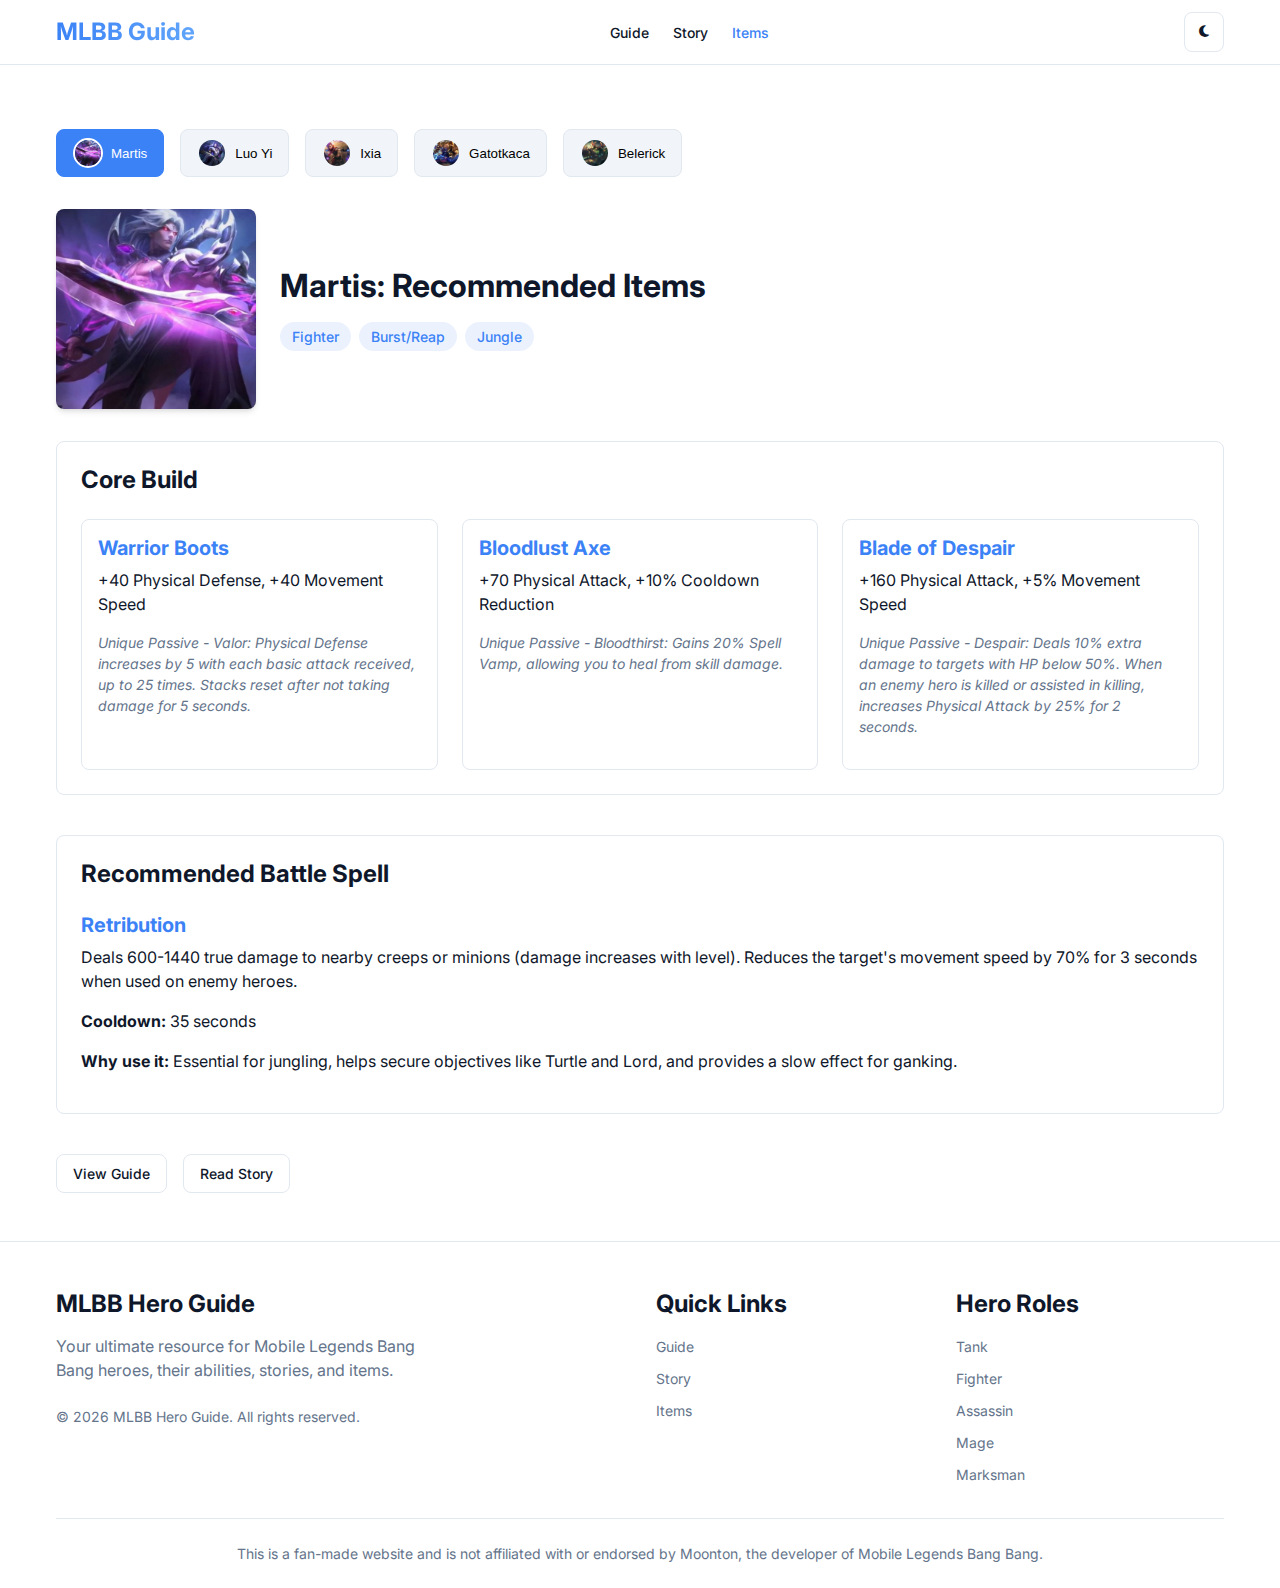
<file: items.html>
<!DOCTYPE html>
<html lang="en">
<head>
    <meta charset="UTF-8">
    <meta name="viewport" content="width=device-width, initial-scale=1.0">
    <title>MLBB Hero Items</title>
    <link rel="stylesheet" href="items.css">
    <link rel="stylesheet" href="https://cdnjs.cloudflare.com/ajax/libs/font-awesome/6.4.0/css/all.min.css">
    <link href="https://fonts.googleapis.com/css2?family=Inter:wght@300;400;500;600;700&display=swap" rel="stylesheet">
</head>
<body>
    <!-- Header/Navigation -->
    <header class="header">
        <div class="container">
            <div class="header-content">
                <a href="index.html" class="logo">MLBB Guide</a>
                <nav class="nav-desktop">
                    <ul>
                        <li><a href="index.html">Guide</a></li>
                        <li><a href="story.html">Story</a></li>
                        <li><a href="items.html" class="active">Items</a></li>
                    </ul>
                </nav>
                <div class="header-right">
                    <button id="theme-toggle" class="theme-toggle">
                        <i class="fas fa-sun"></i>
                        <i class="fas fa-moon"></i>
                    </button>
                    <button id="mobile-menu-toggle" class="mobile-menu-toggle">
                        <i class="fas fa-bars"></i>
                    </button>
                </div>
            </div>
        </div>
        <!-- Mobile Navigation -->
        <nav id="nav-mobile" class="nav-mobile">
            <ul>
                <li><a href="index.html">Guide</a></li>
                <li><a href="story.html">Story</a></li>
                <li><a href="items.html" class="active">Items</a></li>
            </ul>
        </nav>
    </header>

    <main>
        <div class="container">
            <!-- Hero Tabs -->
            <div class="hero-tabs">
                <button class="hero-tab active" data-hero="martis">
                    <img src="images/MLBB_Martis.jpg" alt="Martis">
                    <span>Martis</span>
                </button>
                <button class="hero-tab" data-hero="luoyi">
                    <img src="images/luo yi.jfif" alt="Luo Yi">
                    <span>Luo Yi</span>
                </button>
                <button class="hero-tab" data-hero="ixia">
                    <img src="images/MLBB_Ixia.jpg" alt="Ixia">
                    <span>Ixia</span>
                </button>
                <button class="hero-tab" data-hero="gatotkaca">
                    <img src="images/MLBB_Gatotkaca.jpg" alt="Gatotkaca">
                    <span>Gatotkaca</span>
                </button>
                <button class="hero-tab" data-hero="belerick">
                    <img src="images/MLBB_Belerick-1.jpg" alt="Belerick">
                    <span>Belerick</span>
                </button>
            </div>

            <!-- Items Section -->
            <section id="heroes-section" class="items-section">
                <!-- Martis Items -->
                <div class="items-content active" id="martis-items">
                    <div class="items-header">
                        <div class="items-hero-image">
                            <img src="images/MLBB_Martis.jpg" alt="Martis">
                        </div>
                        <div class="items-hero-info">
                            <h2>Martis: Recommended Items</h2>
                            <div class="hero-meta">
                                <span class="hero-role">Fighter</span>
                                <span class="hero-specialty">Burst/Reap</span>
                                <span class="hero-lane">Jungle</span>
                            </div>
                        </div>
                    </div>
                    
                    <div class="build-section">
                        <h3>Core Build</h3>
                        <div class="items-container">
                            <div class="item">
                                <!--<div class="item-image">
                                    <img src="images/items/warrior-boots.jpg" alt="Warrior Boots">
                                </div>-->
                                <div class="item-info">
                                    <h4>Warrior Boots</h4>
                                    <p>+40 Physical Defense, +40 Movement Speed</p>
                                    <p class="item-passive">Unique Passive - Valor: Physical Defense increases by 5 with each basic attack received, up to 25 times. Stacks reset after not taking damage for 5 seconds.</p>
                                </div>
                            </div>
                            
                            <div class="item">
                                <!--<div class="item-image">
                                    <img src="images/items/bloodlust-axe.jpg" alt="Bloodlust Axe">
                                </div>-->
                                <div class="item-info">
                                    <h4>Bloodlust Axe</h4>
                                    <p>+70 Physical Attack, +10% Cooldown Reduction</p>
                                    <p class="item-passive">Unique Passive - Bloodthirst: Gains 20% Spell Vamp, allowing you to heal from skill damage.</p>
                                </div>
                            </div>
                            
                            <div class="item">
                                <!--iv class="item-image">
                                    <img src="images/items/blade-of-despair.jpg" alt="Blade of Despair">
                                </div>-->
                                <div class="item-info">
                                    <h4>Blade of Despair</h4>
                                    <p>+160 Physical Attack, +5% Movement Speed</p>
                                    <p class="item-passive">Unique Passive - Despair: Deals 10% extra damage to targets with HP below 50%. When an enemy hero is killed or assisted in killing, increases Physical Attack by 25% for 2 seconds.</p>
                                </div>
                            </div>
                        </div>
                    </div>
                    
                    <div class="battle-spell">
                        <h3>Recommended Battle Spell</h3>
                        <div class="spell-info">
                           <!--div class="spell-image">
                                <img src="images/spells/retribution.jpg" alt="Retribution">
                            </div>-->
                           <div class="spell-details">
                                <h4>Retribution</h4>
                                <p>Deals 600-1440 true damage to nearby creeps or minions (damage increases with level). Reduces the target's movement speed by 70% for 3 seconds when used on enemy heroes.</p>
                                <p><strong>Cooldown:</strong> 35 seconds</p>
                                <p><strong>Why use it:</strong> Essential for jungling, helps secure objectives like Turtle and Lord, and provides a slow effect for ganking.</p>
                            </div>
                        </div>
                    </div>
                    
                    <div class="hero-links">
                        <a href="index.html?hero=martis" class="btn btn-outline">View Guide</a>
                        <a href="story.html?hero=martis" class="btn btn-outline">Read Story</a>
                    </div>
                </div>

                <!-- Luo Yi Items -->
                <div class="items-content" id="luoyi-items">
                    <div class="items-header">
                        <div class="items-hero-image">
                            <img src="images/luo yi.jfif" alt="Luo Yi">
                        </div>
                        <div class="items-hero-info">
                            <h2>Luo Yi: Recommended Items</h2>
                            <div class="hero-meta">
                                <span class="hero-role">Mage</span>
                                <span class="hero-specialty">Burst/Control</span>
                                <span class="hero-lane">Mid</span>
                            </div>
                        </div>
                    </div>
                    
                    <div class="build-section">
                        <h3>Core Build</h3>
                        <div class="items-container">
                            <div class="item">
                                <!--<div class="item-image">
                                    <img src="images/items/arcane-boots.jpg" alt="Arcane Boots">
                                </div>-->
                                <div class="item-info">
                                    <h4>Arcane Boots</h4>
                                    <p>+15 Magic Penetration, +40 Movement Speed</p>
                                    <p class="item-passive">Unique Passive - Mysticism: Increases Magic Penetration by 10.</p>
                                </div>
                            </div>
                            
                            <div class="item">
                                <!--<div class="item-image">
                                    <img src="images/items/clock-of-destiny.jpg" alt="Clock of Destiny">
                                </div>-->
                                <div class="item-info">
                                    <h4>Clock of Destiny</h4>
                                    <p>+60 Magic Power, +615 HP, +600 Mana</p>
                                    <p class="item-passive">Unique Passive - Time: Gains 30 Magic Power and 5% Mana permanently every 30 seconds, up to 10 times. After reaching 10 stacks, gain an additional 30 Magic Power and 5% Max HP.</p>
                                </div>
                            </div>
                            
                            <div class="item">
                                <!--<div class="item-image">
                                    <img src="images/items/lightning-truncheon.jpg" alt="Lightning Truncheon">
                                </div>-->
                                <div class="item-info">
                                    <h4>Lightning Truncheon</h4>
                                    <p>+75 Magic Power, +300 Mana, +10% Cooldown Reduction</p>
                                    <p class="item-passive">Unique Passive - Resonate: Every 6 seconds, your next skill deals extra Magic Damage to up to 3 enemies. This damage scales with your Max Mana.</p>
                                </div>
                            </div>
                        </div>
                    </div>
                    
                    <div class="build-section">
                        <h3>Situational Items</h3>
                        <div class="items-container">
                            <div class="item">
                                <!--<div class="item-image">
                                    <img src="images/items/holy-crystal.jpg" alt="Holy Crystal">
                                </div>-->
                                <div class="item-info">
                                    <h4>Holy Crystal</h4>
                                    <p>+100 Magic Power</p>
                                    <p class="item-passive">Unique Passive - Mystery: Increases Magic Power by 21-35% (scales with level).</p>
                                </div>
                            </div>
                            
                            <div class="item">
                                <!--<div class="item-image">
                                    <img src="images/items/divine-glaive.jpg" alt="Divine Glaive">
                                </div>-->
                                <div class="item-info">
                                    <h4>Divine Glaive</h4>
                                    <p>+65 Magic Power</p>
                                    <p class="item-passive">Unique Passive - Spellbreaker: Increases Magic Penetration by 40%. If the target's Magic Defense is higher than 125 points, this effect is doubled.</p>
                                </div>
                            </div>
                            
                            <div class="item">
                                <!--<div class="item-image">
                                    <img src="images/items/immortality.jpg" alt="Immortality">
                                </div>-->
                                <div class="item-info">
                                    <h4>Immortality</h4>
                                    <p>+800 HP, +40 Physical Defense</p>
                                    <p class="item-passive">Unique Passive - Immortal: Upon taking lethal damage, immediately removes all negative effects and restores 15% HP and a shield that absorbs 300-1000 damage (scales with level). This effect has a 180s cooldown.</p>
                                </div>
                            </div>
                        </div>
                    </div>
                    
                    <div class="build-tips">
                        <h3>Build Tips</h3>
                        <ul>
                            <li>Start with <strong>Arcane Boots</strong> for early magic penetration and mobility.</li>
                            <li><strong>Clock of Destiny</strong> provides a good mix of magic power, HP, and mana, which scales well into the late game.</li>
                            <li><strong>Lightning Truncheon</strong> synergizes with your high mana pool and adds burst damage to your combo.</li>
                            <li>Build <strong>Holy Crystal</strong> to significantly increase your magic power and overall damage output.</li>
                            <li>Against magic-resistant enemies, build <strong>Divine Glaive</strong> for magic penetration.</li>
                            <li>If you need survivability, <strong>Immortality</strong> gives you a second chance in team fights.</li>
                        </ul>
                    </div>
                    
                    <div class="emblem-recommendation">
                        <h3>Recommended Emblem</h3>
                        <div class="emblem-info">
                            <!--<div class="emblem-image">
                                <img src="images/emblems/mage.jpg" alt="Mage Emblem">
                            </div>-->
                            <div class="emblem-details">
                                <h4>Mage Emblem</h4>
                                <p><strong>Talent:</strong> Mystery Shop - Equipment costs 10% less</p>
                                <p><strong>Points Distribution:</strong></p>
                                <ul>
                                    <li>Magic Power: 3 points</li>
                                    <li>Magic Penetration: 3 points</li>
                                    <li>Cooldown Reduction: 3 points</li>
                                </ul>
                            </div>
                        </div>
                    </div>
                    
                    <div class="battle-spell">
                        <h3>Recommended Battle Spell</h3>
                        <div class="spell-info">
                            <!--<div class="spell-image">
                                <img src="images/spells/flameshot.jpg" alt="Flameshot">
                            </div>-->
                            <div class="spell-details">
                                <h4>Flameshot</h4>
                                <p>Fires a flaming shot in a specified direction, dealing 640-1400 Magic Damage (scales with level) and knocking back enemies hit. The damage and knockback distance increase with the travel distance.</p>
                                <p><strong>Cooldown:</strong> 50 seconds</p>
                                <p><strong>Why use it:</strong> Provides additional burst damage, can be used to finish off low-health enemies, and offers a knockback effect for self-protection.</p>
                            </div>
                        </div>
                    </div>
                    
                    <div class="hero-links">
                        <a href="index.html?hero=luoyi" class="btn btn-outline">View Guide</a>
                        <a href="story.html?hero=luoyi" class="btn btn-outline">Read Story</a>
                    </div>
                </div>

                <!-- Ixia Items -->
                <div class="items-content" id="ixia-items">
                    <div class="items-header">
                        <div class="items-hero-image">
                            <img src="images/MLBB_Ixia.jpg" alt="Ixia">
                        </div>
                        <div class="items-hero-info">
                            <h2>Ixia: Recommended Items</h2>
                            <div class="hero-meta">
                                <span class="hero-role">Marksman</span>
                                <span class="hero-specialty">Damage/Burst</span>
                                <span class="hero-lane">Gold Lane</span>
                            </div>
                        </div>
                    </div>
                    
                    <div class="build-section">
                        <h3>Core Build</h3>
                        <div class="items-container">
                            <div class="item">
                                <!--<div class="item-image">
                                    <img src="images/items/swift-boots.jpg" alt="Swift Boots">
                                </div>-->
                                <div class="item-info">
                                    <h4>Swift Boots</h4>
                                    <p>+40 Movement Speed, +15% Attack Speed</p>
                                    <p class="item-passive">Increases your attack speed, allowing you to deal damage more quickly.</p>
                                </div>
                            </div>
                            
                            <div class="item">
                                <!--<div class="item-image">
                                    <img src="images/items/scarlet-phantom.jpg" alt="Scarlet Phantom">
                                </div>-->
                                <div class="item-info">
                                    <h4>Scarlet Phantom</h4>
                                    <p>+30 Physical Attack, +30% Attack Speed, +20% Critical Chance</p>
                                    <p class="item-passive">Unique Passive - Frenzy: Critical hits increase your Attack Speed by 30% and Critical Chance by 5% for 2s.</p>
                                </div>
                            </div>
                            
                            <div class="item">
                                <!--<div class="item-image">
                                    <img src="images/items/berserkers-fury.jpg" alt="Berserker's Fury">
                                </div>-->
                                <div class="item-info">
                                    <h4>Berserker's Fury</h4>
                                    <p>+65 Physical Attack, +25% Critical Chance</p>
                                    <p class="item-passive">Unique Passive - Doom: Critical hits increase your Physical Attack by 40% for 2s. Increases Critical Damage by 40%.</p>
                                </div>
                            </div>
                        </div>
                    </div>
                    
                    <div class="build-section">
                        <h3>Situational Items</h3>
                        <div class="items-container">
                            <div class="item">
                                <!--<div class="item-image">
                                    <img src="images/items/windtalker.jpg" alt="Windtalker">
                                </div>-->
                                <div class="item-info">
                                    <h4>Windtalker</h4>
                                    <p>+40% Attack Speed, +20 Movement Speed, +10% Critical Chance</p>
                                    <p class="item-passive">Unique Passive - Typhoon: Every 5 basic attacks trigger a lightning that deals 150-300 Magic Damage (scales with level) to 3 enemies and increases your Movement Speed by 5% for 2s.</p>
                                </div>
                            </div>
                            
                            <div class="item">
                                <!--<div class="item-image">
                                    <img src="images/items/endless-battle.jpg" alt="Endless Battle">
                                </div>-->
                                <div class="item-info">
                                    <h4>Endless Battle</h4>
                                    <p>+65 Physical Attack, +25% Attack Speed, +10% Physical Lifesteal, +250 HP, +10% Cooldown Reduction, +10% Mana Regen</p>
                                    <p class="item-passive">Unique Passive - Divine Justice: After using a skill, the next basic attack deals an additional 70% Physical Attack as True Damage. This effect has a 1.5s cooldown.</p>
                                </div>
                            </div>
                            
                            <div class="item">
                                <!--<div class="item-image">
                                    <img src="images/items/wind-of-nature.jpg" alt="Wind of Nature">
                                </div>-->
                                <div class="item-info">
                                    <h4>Wind of Nature</h4>
                                    <p>+30 Physical Attack, +20% Attack Speed, +10% Physical Lifesteal</p>
                                    <p class="item-passive">Unique Passive - Wind's Chant: Upon use, removes all debuffs and grants immunity to Physical Damage for 2s. 70s cooldown.</p>
                                </div>
                            </div>
                        </div>
                    </div>
                    
                    <div class="build-tips">
                        <h3>Build Tips</h3>
                        <ul>
                            <li>Start with <strong>Swift Boots</strong> to increase your attack speed early game, which is crucial for Ixia's damage output.</li>
                            <li><strong>Scarlet Phantom</strong> and <strong>Berserker's Fury</strong> form a powerful core that maximizes your critical damage potential.</li>
                            <li>In Lily mode, focus on items that enhance your basic attacks like <strong>Windtalker</strong> for additional attack speed and movement.</li>
                            <li>In Rose mode, consider <strong>Endless Battle</strong> to enhance your skill damage with true damage procs.</li>
                            <li>Against assassin-heavy teams, build <strong>Wind of Nature</strong> for the physical immunity active skill.</li>
                            <li>Adjust your build based on which flower mode you plan to use more frequently in the match.</li>
                        </ul>
                    </div>
                    
                    <div class="emblem-recommendation">
                        <h3>Recommended Emblem</h3>
                        <div class="emblem-info">
                            <!--<div class="emblem-image">
                                <img src="images/emblems/marksman.jpg" alt="Marksman Emblem">
                            </div>-->
                            <div class="emblem-details">
                                <h4>Marksman Emblem</h4>
                                <p><strong>Talent:</strong> Weakness Finder - Basic attacks have a 20% chance to slow enemies by 30% for 1s</p>
                                <p><strong>Points Distribution:</strong></p>
                                <ul>
                                    <li>Physical Attack: 3 points</li>
                                    <li>Attack Speed: 3 points</li>
                                    <li>Critical Chance: 3 points</li>
                                </ul>
                            </div>
                        </div>
                    </div>
                    
                    <div class="battle-spell">
                        <h3>Recommended Battle Spell</h3>
                        <div class="spell-info">
                            <!--<div class="spell-image">
                                <img src="images/spells/inspire.jpg" alt="Inspire">
                            </div>-->
                            <div class="spell-details">
                                <h4>Inspire</h4>
                                <p>Greatly enhances basic attacks, increasing Attack Speed by 55% and Basic Attack effects for 5 seconds. During this time, basic attacks reduce target's Physical Defense by 8 points (up to 25 points).</p>
                                <p><strong>Cooldown:</strong> 60 seconds</p>
                                <p><strong>Why use it:</strong> Significantly increases your damage output during crucial moments, perfect for Ixia's Lily mode to maximize basic attack damage.</p>
                            </div>
                        </div>
                    </div>
                    
                    <div class="hero-links">
                        <a href="index.html?hero=ixia" class="btn btn-outline">View Guide</a>
                        <a href="story.html?hero=ixia" class="btn btn-outline">Read Story</a>
                    </div>
                </div>

                <!-- Gatotkaca Items -->
                <div class="items-content" id="gatotkaca-items">
                    <div class="items-header">
                        <div class="items-hero-image">
                            <img src="images/MLBB_Gatotkaca.jpg" alt="Gatotkaca">
                        </div>
                        <div class="items-hero-info">
                            <h2>Gatotkaca: Recommended Items</h2>
                            <div class="hero-meta">
                                <span class="hero-role">Tank</span>
                                <span class="hero-specialty">Crowd Control/Damage</span>
                                <span class="hero-lane">Roam</span>
                            </div>
                        </div>
                    </div>
                    
                    <div class="build-section">
                        <h3>Core Build</h3>
                        <div class="items-container">
                            <div class="item">
                                <!--<div class="item-image">
                                    <img src="images/items/tough-boots.jpg" alt="Tough Boots">
                                </div>-->
                                <div class="item-info">
                                    <h4>Tough Boots</h4>
                                    <p>+40 Movement Speed, +22 Magic Defense</p>
                                    <p class="item-passive">Unique Passive - Fortitude: Reduces time affected by CC effects by 30%.</p>
                                </div>
                            </div>
                            
                            <div class="item">
                                <!--<div class="item-image">
                                    <img src="images/items/cursed-helmet.jpg" alt="Cursed Helmet">
                                </div>-->
                                <div class="item-info">
                                    <h4>Cursed Helmet</h4>
                                    <p>+1200 HP, +25 Magic Defense</p>
                                    <p class="item-passive">Unique Passive - Burning Soul: Deals 1.5% of your max HP as Magic Damage per second to nearby enemies. Deals 50% more damage to minions.</p>
                                </div>
                            </div>
                            
                            <div class="item">
                                <!--<div class="item-image">
                                    <img src="images/items/thunderbelt.jpg" alt="Thunderbelt">
                                </div>-->
                                <div class="item-info">
                                    <h4>Thunderbelt</h4>
                                    <p>+800 HP, +30 Physical Defense, +10% Cooldown Reduction, +300 Mana</p>
                                    <p class="item-passive">Unique Passive - Thunderbolt: After using a skill, your next basic attack deals additional True Damage equal to 2% of your max HP and slows the target by 30% for 1.5s.</p>
                                </div>
                            </div>
                        </div>
                    </div>
                    
                    <div class="build-section">
                        <h3>Situational Items</h3>
                        <div class="items-container">
                            <div class="item">
                                <!--<div class="item-image">
                                    <img src="images/items/antique-cuirass.jpg" alt="Antique Cuirass">
                                </div>-->
                                <div class="item-info">
                                    <h4>Antique Cuirass</h4>
                                    <p>+920 HP, +54 Physical Defense</p>
                                    <p class="item-passive">Unique Passive - Deter: When hit by Basic Attack, reduces attacker's Physical Attack by 8% for 2s. This effect has a 4s cooldown.</p>
                                </div>
                            </div>
                            
                            <div class="item">
                                <!--<div class="item-image">
                                    <img src="images/items/athenas-shield.jpg" alt="Athena's Shield">
                                </div>-->
                                <div class="item-info">
                                    <h4>Athena's Shield</h4>
                                    <p>+900 HP, +62 Magic Defense</p>
                                    <p class="item-passive">Unique Passive - Shield: Every 30s, you gain a shield that absorbs 170-300 Magic Damage (scales with level). When out of combat for 10s, the CD of this effect is reduced.</p>
                                </div>
                            </div>
                            
                            <div class="item">
                                <!--<div class="item-image">
                                    <img src="images/items/immortality.jpg" alt="Immortality">
                                </div>-->
                                <div class="item-info">
                                    <h4>Immortality</h4>
                                    <p>+800 HP, +40 Physical Defense</p>
                                    <p class="item-passive">Unique Passive - Immortal: Upon taking lethal damage, immediately removes all negative effects and restores 15% HP and a shield that absorbs 300-1000 damage (scales with level). This effect has a 180s cooldown.</p>
                                </div>
                            </div>
                        </div>
                    </div>
                    
                    <div class="build-tips">
                        <h3>Build Tips</h3>
                        <ul>
                            <li>Start with <strong>Tough Boots</strong> for early magic defense and CC reduction, which helps Gatotkaca engage more effectively.</li>
                            <li><strong>Cursed Helmet</strong> synergizes well with Gatotkaca's high HP, providing passive damage while you're in the middle of team fights.</li>
                            <li><strong>Thunderbelt</strong> adds a slow effect to your basic attacks after using skills, making it harder for enemies to escape.</li>
                            <li>Against physical damage-heavy teams, prioritize <strong>Antique Cuirass</strong> for additional physical defense.</li>
                            <li>Against magic damage-heavy teams, build <strong>Athena's Shield</strong> for the magic shield and defense.</li>
                            <li><strong>Immortality</strong> is a great late-game item that gives you a second chance in crucial team fights.</li>
                        </ul>
                    </div>
                    
                    <div class="emblem-recommendation">
                        <h3>Recommended Emblem</h3>
                        <div class="emblem-info">
                            <!--<div class="emblem-image">
                                <img src="images/emblems/tank.jpg" alt="Tank Emblem">
                            </div>-->
                            <div class="emblem-details">
                                <h4>Tank Emblem</h4>
                                <p><strong>Talent:</strong> Tenacity - Increases Physical and Magic Defense by 10% when HP is below 40%</p>
                                <p><strong>Points Distribution:</strong></p>
                                <ul>
                                    <li>HP: 3 points</li>
                                    <li>Physical Defense: 3 points</li>
                                    <li>Magic Defense: 3 points</li>
                                </ul>
                            </div>
                        </div>
                    </div>
                    
                    <div class="battle-spell">
                        <h3>Recommended Battle Spell</h3>
                        <div class="spell-info">
                            <!--<div class="spell-image">
                                <img src="images/spells/flicker.jpg" alt="Flicker">
                            </div>-->
                            <div class="spell-details">
                                <h4>Flicker</h4>
                                <p>Teleports your hero a short distance in a specified direction.</p>
                                <p><strong>Cooldown:</strong> 120 seconds</p>
                                <p><strong>Why use it:</strong> Provides additional mobility for initiating with your ultimate or escaping dangerous situations. Can also be used to surprise enemies with unexpected positioning.</p>
                            </div>
                        </div>
                    </div>
                    
                    <div class="hero-links">
                        <a href="index.html?hero=gatotkaca" class="btn btn-outline">View Guide</a>
                        <a href="story.html?hero=gatotkaca" class="btn btn-outline">Read Story</a>
                    </div>
                </div>

                <!-- Belerick Items -->
                <div class="items-content" id="belerick-items">
                    <div class="items-header">
                        <div class="items-hero-image">
                            <img src="images/MLBB_Belerick-1.jpg" alt="Belerick">
                        </div>
                        <div class="items-hero-info">
                            <h2>Belerick: Recommended Items</h2>
                            <div class="hero-meta">
                                <span class="hero-role">Tank</span>
                                <span class="hero-specialty">Crowd Control/Regen</span>
                                <span class="hero-lane">Exp Lane/Roam</span>
                            </div>
                        </div>
                    </div>
                    
                    <div class="build-section">
                        <h3>Core Build</h3>
                        <div class="items-container">
                            <div class="item">
                                <!--<div class="item-image">
                                    <img src="images/items/warrior-boots.jpg" alt="Warrior Boots">
                                </div>-->
                                <div class="item-info">
                                    <h4>Warrior Boots</h4>
                                    <p>+40 Physical Defense, +40 Movement Speed</p>
                                    <p class="item-passive">Unique Passive - Valor: Physical Defense increases by 5 with each basic attack received, up to 25 times. Stacks reset after not taking damage for 5 seconds.</p>
                                </div>
                            </div>
                            
                            <div class="item">
                                <!--<div class="item-image">
                                    <img src="images/items/oracle.jpg" alt="Oracle">
                                </div>-->
                                <div class="item-info">
                                    <h4>Oracle</h4>
                                    <p>+850 HP, +42 Magic Defense</p>
                                    <p class="item-passive">Unique Passive - Bless: Increases shield absorption and HP regeneration effects by 30%.</p>
                                </div>
                            </div>
                            
                            <div class="item">
                                <!--<div class="item-image">
                                    <img src="images/items/guardian-helmet.jpg" alt="Guardian Helmet">
                                </div>-->
                                <div class="item-info">
                                    <h4>Guardian Helmet</h4>
                                    <p>+1550 HP, +100 HP Regen</p>
                                    <p class="item-passive">Unique Passive - Recovery: Regenerates 1.5% of max HP every second. When out of combat for 4s, HP regeneration rate increases to 3.5%.</p>
                                </div>
                            </div>
                        </div>
                    </div>
                    
                    <div class="build-section">
                        <h3>Situational Items</h3>
                        <div class="items-container">
                            <div class="item">
                                <!--<div class="item-image">
                                    <img src="images/items/dominance-ice.jpg" alt="Dominance Ice">
                                </div>-->
                                <div class="item-info">
                                    <h4>Dominance Ice</h4>
                                    <p>+70 Physical Defense, +500 Mana, +5% Movement Speed</p>
                                    <p class="item-passive">Unique Passive - Arctic Cold: Reduces the Attack Speed of nearby enemies by 30% and their Physical Lifesteal effects by 50%. This effect does not stack.</p>
                                </div>
                            </div>
                            
                            <div class="item">
                                <!--<div class="item-image">
                                    <img src="images/items/cursed-helmet.jpg" alt="Cursed Helmet">
                                </div>-->
                                <div class="item-info">
                                    <h4>Cursed Helmet</h4>
                                    <p>+1200 HP, +25 Magic Defense</p>
                                    <p class="item-passive">Unique Passive - Burning Soul: Deals 1.5% of your max HP as Magic Damage per second to nearby enemies. Deals 50% more damage to minions.</p>
                                </div>
                            </div>
                            
                            <div class="item">
                                <!--<div class="item-image">
                                    <img src="images/items/courage-mask.jpg" alt="Courage Mask">
                                </div>-->
                                <div class="item-info">
                                    <h4>Courage Mask</h4>
                                    <p>+700 HP, +30 Movement Speed, +10% Cooldown Reduction</p>
                                    <p class="item-passive">Unique Passive - Bravery: Grants 10% extra Movement Speed to nearby allies. Unique Active - Encourage: Increases Physical and Magic Attack of nearby allies by 20% for 3s. 80s cooldown.</p>
                                </div>
                            </div>
                        </div>
                    </div>
                    
                    <div class="build-tips">
                        <h3>Build Tips</h3>
                        <ul>
                            <li>Start with <strong>Warrior Boots</strong> for early physical defense, especially useful in the exp lane against fighters.</li>
                            <li><strong>Oracle</strong> enhances Belerick's passive healing and any shields he receives, making him even more durable.</li>
                            <li><strong>Guardian Helmet</strong> provides massive HP and regeneration, allowing Belerick to sustain through extended fights and recover quickly between engagements.</li>
                            <li>Against physical damage dealers with lifesteal (like MM or fighters), build <strong>Dominance Ice</strong> to reduce their sustain.</li>
                            <li><strong>Cursed Helmet</strong> adds passive damage that scales with Belerick's high HP, making it excellent for clearing waves and dealing damage in team fights.</li>
                            <li>When playing as a roamer, consider <strong>Courage Mask</strong> to provide team-wide buffs during important objectives and team fights.</li>
                        </ul>
                    </div>
                    
                    <div class="emblem-recommendation">
                        <h3>Recommended Emblem</h3>
                        <div class="emblem-info">
                            <!--<div class="emblem-image">
                                <img src="images/emblems/tank.jpg" alt="Tank Emblem">
                            </div>-->
                            <div class="emblem-details">
                                <h4>Tank Emblem</h4>
                                <p><strong>Talent:</strong> Concussive Blast - Every 10s, your next Basic Attack will stun the target for 0.5s</p>
                                <p><strong>Points Distribution:</strong></p>
                                <ul>
                                    <li>HP: 3 points</li>
                                    <li>HP Regen: 3 points</li>
                                    <li>Magic Defense: 3 points</li>
                                </ul>
                            </div>
                        </div>
                    </div>
    
                    <div class="battle-spell">
                        <h3>Recommended Battle Spell</h3>
                        <div class="spell-info">
                            <!--<div class="spell-image">
                                <img src="images/spells/vengeance.jpg" alt="Vengeance">
                            </div>-->
                            <div class="spell-details">
                                <h4>Vengeance</h4>
                                <p>For 3 seconds, returns 35% of damage taken as Magic Damage to attackers and reduces their damage by 25%.</p>
                                <p><strong>Cooldown:</strong> 70 seconds</p>
                                <p><strong>Why use it:</strong> Synergizes perfectly with Belerick's passive, reflecting even more damage back to enemies who attack him or his allies. Also reduces incoming damage, making him even tankier.</p>
                            </div>
                        </div>
                    </div>
                    
                    <div class="hero-links">
                        <a href="index.html?hero=belerick" class="btn btn-outline">View Guide</a>
                        <a href="story.html?hero=belerick" class="btn btn-outline">Read Story</a>
                    </div>
                </div>
            </section>
        </div>
    </main>

    <!-- Footer -->
    <footer class="footer">
        <div class="container">
            <div class="footer-content">
                <div class="footer-info">
                    <h3>MLBB Hero Guide</h3>
                    <p>Your ultimate resource for Mobile Legends Bang Bang heroes, their abilities, stories, and items.</p>
                    <p class="copyright">© <span id="current-year"></span> MLBB Hero Guide. All rights reserved.</p>
                </div>
                <div class="footer-links">
                    <div class="footer-column">
                        <h3>Quick Links</h3>
                        <ul>
                            <li><a href="index.html">Guide</a></li>
                            <li><a href="story.html">Story</a></li>
                            <li><a href="items.html">Items</a></li>
                        </ul>
                    </div>
                    <div class="footer-column">
                        <h3>Hero Roles</h3>
                        <ul>
                            <li><a href="#" class="role-filter-link" data-role="Tank">Tank</a></li>
                            <li><a href="#" class="role-filter-link" data-role="Fighter">Fighter</a></li>
                            <li><a href="#" class="role-filter-link" data-role="Assassin">Assassin</a></li>
                            <li><a href="#" class="role-filter-link" data-role="Mage">Mage</a></li>
                            <li><a href="#" class="role-filter-link" data-role="Marksman">Marksman</a></li>
                        </ul>
                    </div>
                </div>
            </div>
            <div class="footer-disclaimer">
                <p>This is a fan-made website and is not affiliated with or endorsed by Moonton, the developer of Mobile Legends Bang Bang.</p>
            </div>
        </div>
    </footer>

    <script>
        // Set current year in footer
        document.getElementById('current-year').textContent = new Date().getFullYear();
        
        // Mobile menu toggle
        const mobileMenuToggle = document.getElementById('mobile-menu-toggle');
        const navMobile = document.getElementById('nav-mobile');
        
        mobileMenuToggle.addEventListener('click', function() {
            navMobile.classList.toggle('active');
            
            // Change icon based on menu state
            const icon = mobileMenuToggle.querySelector('i');
            if (navMobile.classList.contains('active')) {
                icon.classList.remove('fa-bars');
                icon.classList.add('fa-times');
            } else {
                icon.classList.remove('fa-times');
                icon.classList.add('fa-bars');
            }
        });
        
        // Theme toggle
        const themeToggle = document.getElementById('theme-toggle');
        
        // Check for saved theme preference or use user's system preference
        const prefersDarkTheme = window.matchMedia('(prefers-color-scheme: dark)').matches;
        const savedTheme = localStorage.getItem('darkTheme');
        
        if (savedTheme === 'true' || (savedTheme === null && prefersDarkTheme)) {
            document.body.classList.add('dark-theme');
        }
        
        themeToggle.addEventListener('click', function() {
            document.body.classList.toggle('dark-theme');
            
            // Save theme preference
            const isDarkTheme = document.body.classList.contains('dark-theme');
            localStorage.setItem('darkTheme', isDarkTheme);
        });

        // Hero tab functionality
        const heroTabs = document.querySelectorAll('.hero-tab');
        const itemsContents = document.querySelectorAll('.items-content');
        
        // Show the first hero's items by default
        itemsContents[0].style.display = 'block';
        
        heroTabs.forEach(tab => {
            tab.addEventListener('click', function() {
                const hero = this.getAttribute('data-hero');
                
                // Update active tab
                heroTabs.forEach(t => t.classList.remove('active'));
                this.classList.add('active');
                
                // Show corresponding items content
                itemsContents.forEach(content => {
                    if (content.id === `${hero}-items`) {
                        content.style.display = 'block';
                    } else {
                        content.style.display = 'none';
                    }
                });
            });
        });

        // Check URL parameters on page load
        window.addEventListener('load', function() {
            const urlParams = new URLSearchParams(window.location.search);
            const heroParam = urlParams.get('hero');
            
            if (heroParam) {
                const targetTab = document.querySelector(`.hero-tab[data-hero="${heroParam}"]`);
                if (targetTab) {
                    targetTab.click();
                }
            }
        });
    </script>
</body>
</html>
</file>
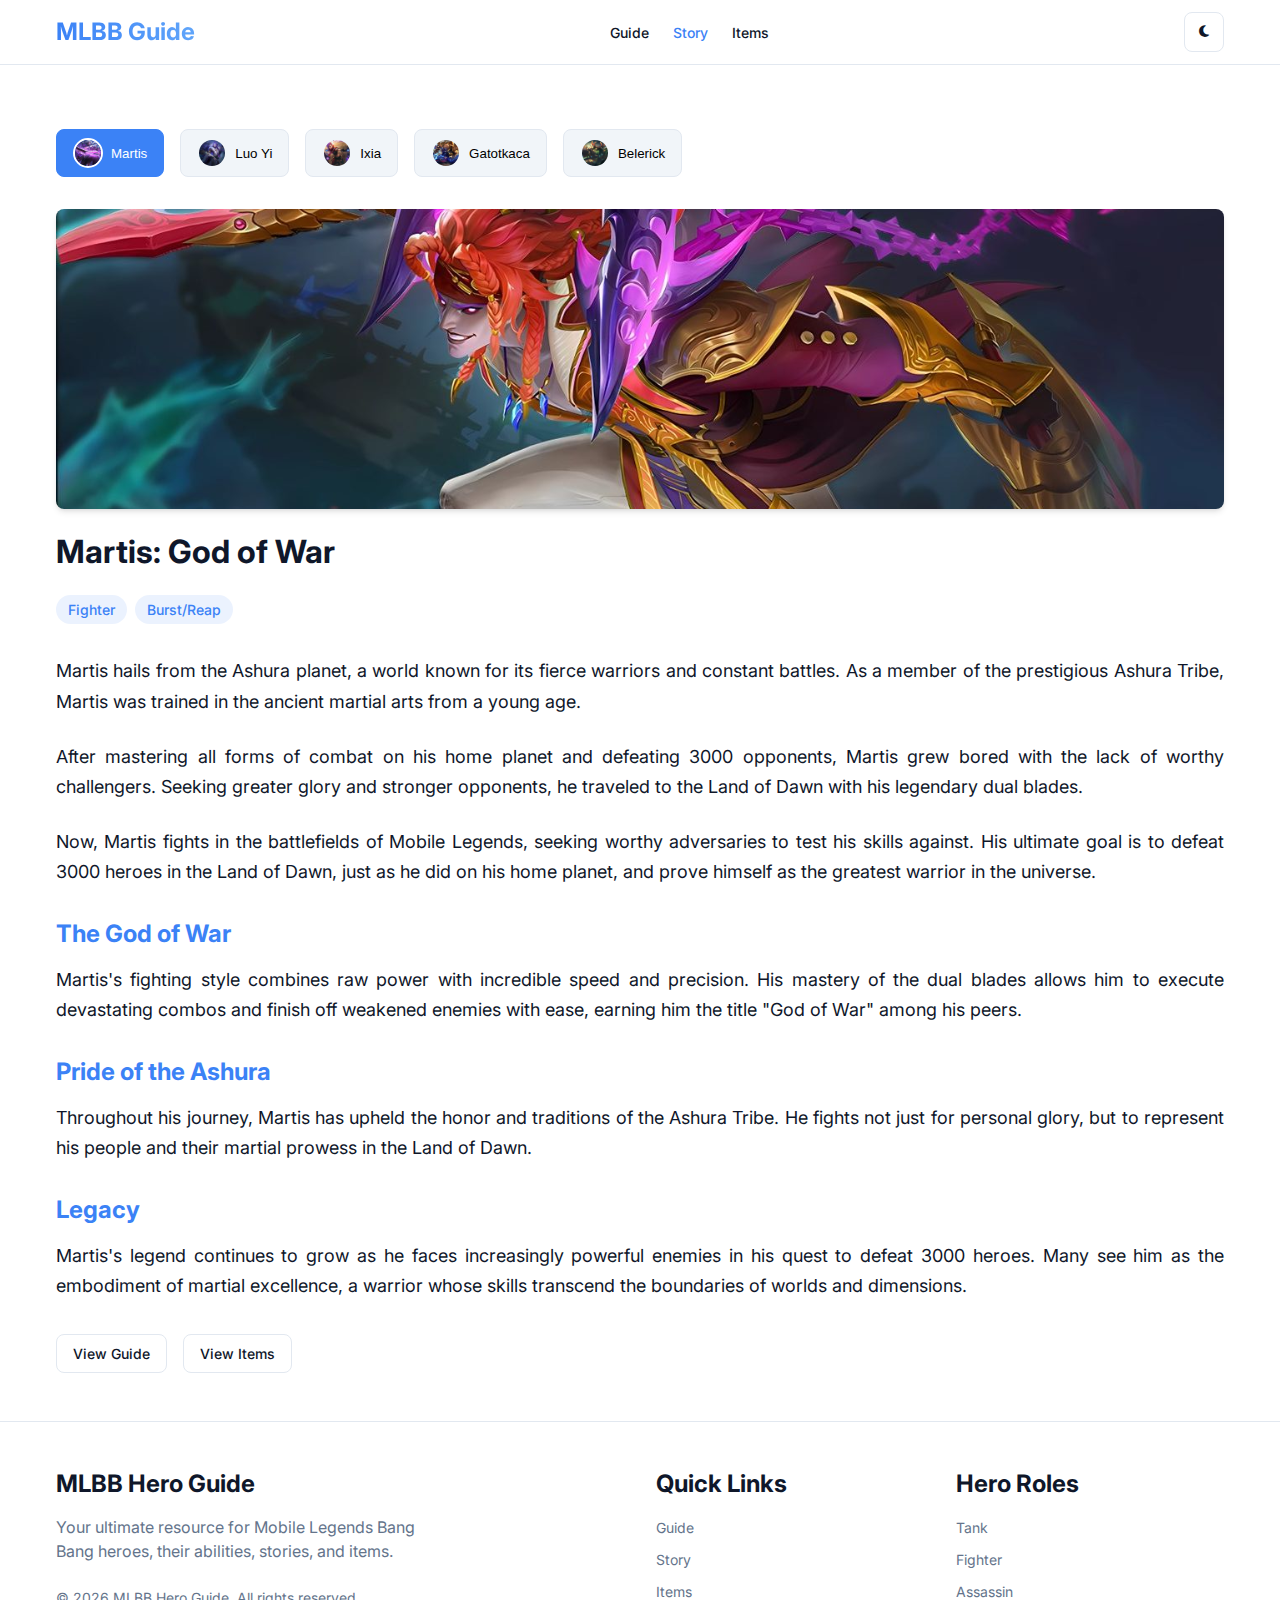
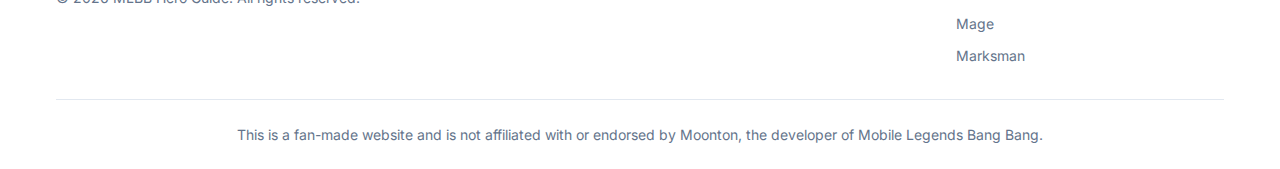
<file: story.html>
<!DOCTYPE html>
<html lang="en">
<head>
    <meta charset="UTF-8">
    <meta name="viewport" content="width=device-width, initial-scale=1.0">
    <title>MLBB Hero Stories</title>
    <link rel="stylesheet" href="story.css">
    <link rel="stylesheet" href="https://cdnjs.cloudflare.com/ajax/libs/font-awesome/6.4.0/css/all.min.css">
    <link href="https://fonts.googleapis.com/css2?family=Inter:wght@300;400;500;600;700&display=swap" rel="stylesheet">
</head>
<body>
    <!-- Header/Navigation -->
    <header class="header">
        <div class="container">
            <div class="header-content">
                <a href="index.html" class="logo">MLBB Guide</a>
                <nav class="nav-desktop">
                    <ul>
                        <li><a href="index.html">Guide</a></li>
                        <li><a href="story.html" class="active">Story</a></li>
                        <li><a href="items.html">Items</a></li>
                    </ul>
                </nav>
                <div class="header-right">
                    <button id="theme-toggle" class="theme-toggle">
                        <i class="fas fa-sun"></i>
                        <i class="fas fa-moon"></i>
                    </button>
                    <button id="mobile-menu-toggle" class="mobile-menu-toggle">
                        <i class="fas fa-bars"></i>
                    </button>
                </div>
            </div>
        </div>
        <!-- Mobile Navigation -->
        <nav id="nav-mobile" class="nav-mobile">
            <ul>
                <li><a href="index.html">Guide</a></li>
                <li><a href="story.html" class="active">Story</a></li>
                <li><a href="items.html">Items</a></li>
            </ul>
        </nav>
    </header>

    <main>
        <div class="container">
            <!-- Hero Tabs -->
            <div class="hero-tabs">
                <button class="hero-tab active" data-hero="martis">
                    <img src="images/MLBB_Martis.jpg" alt="Martis">
                    <span>Martis</span>
                </button>
                <button class="hero-tab" data-hero="luoyi">
                    <img src="images/MLBB_LuoYi.jpg" alt="Luo Yi">
                    <span>Luo Yi</span>
                </button>
                <button class="hero-tab" data-hero="ixia">
                    <img src="images/MLBB_Ixia.jpg" alt="Ixia">
                    <span>Ixia</span>
                </button>
                <button class="hero-tab" data-hero="gatotkaca">
                    <img src="images/MLBB_Gatotkaca.jpg" alt="Gatotkaca">
                    <span>Gatotkaca</span>
                </button>
                <button class="hero-tab" data-hero="belerick">
                    <img src="images/MLBB_Belerick-1.jpg" alt="Belerick">
                    <span>Belerick</span>
                </button>
            </div>

            <!-- Stories Section -->
            <section id="heroes-section" class="stories-section">
                <!-- Martis Story -->
                <div class="story-content active" id="martis-story">
                    <div class="story-header">
                        <div class="story-hero-image">
                            <img src="images/Martis_Storyy.jpg" alt="Martis">
                        </div>
                        <div class="story-hero-info">
                            <h2>Martis: God of War</h2>
                            <div class="hero-meta">
                                <span class="hero-role">Fighter</span>
                                <span class="hero-specialty">Burst/Reap</span>
                            </div>
                        </div>
                    </div>
                    
                    <div class="story-text">
                        <p>Martis hails from the Ashura planet, a world known for its fierce warriors and constant battles. As a member of the prestigious Ashura Tribe, Martis was trained in the ancient martial arts from a young age.</p>
                        
                        <p>After mastering all forms of combat on his home planet and defeating 3000 opponents, Martis grew bored with the lack of worthy challengers. Seeking greater glory and stronger opponents, he traveled to the Land of Dawn with his legendary dual blades.</p>
                        
                        <p>Now, Martis fights in the battlefields of Mobile Legends, seeking worthy adversaries to test his skills against. His ultimate goal is to defeat 3000 heroes in the Land of Dawn, just as he did on his home planet, and prove himself as the greatest warrior in the universe.</p>
                        
                        <h3>The God of War</h3>
                        <p>Martis's fighting style combines raw power with incredible speed and precision. His mastery of the dual blades allows him to execute devastating combos and finish off weakened enemies with ease, earning him the title "God of War" among his peers.</p>
                        
                        <h3>Pride of the Ashura</h3>
                        <p>Throughout his journey, Martis has upheld the honor and traditions of the Ashura Tribe. He fights not just for personal glory, but to represent his people and their martial prowess in the Land of Dawn.</p>
                        
                        <h3>Legacy</h3>
                        <p>Martis's legend continues to grow as he faces increasingly powerful enemies in his quest to defeat 3000 heroes. Many see him as the embodiment of martial excellence, a warrior whose skills transcend the boundaries of worlds and dimensions.</p>
                    </div>
                    
                    <div class="story-links">
                        <a href="index.html#martis" class="btn btn-outline">View Guide</a>
                        <a href="items.html#martis-items" class="btn btn-outline">View Items</a>
                    </div>
                </div>

                <!-- Luo Yi Story -->
                <div class="story-content" id="luoyi-story">
                    <div class="story-header">
                        <div class="story-hero-image">
                            <img src="images/Luoyi_Story.jpg" alt="Luo Yi">
                        </div>
                        <div class="story-hero-info">
                            <h2>Luo Yi: Keeper of Yin-Yang</h2>
                            <div class="hero-meta">
                                <span class="hero-role">Mage</span>
                                <span class="hero-specialty">Burst/Control</span>
                            </div>
                        </div>
                    </div>
                    
                    <div class="story-text">
                        <p>Luo Yi was born into a prestigious family of scholars in the Oriental Land, dedicated to studying and preserving the ancient knowledge of Yin and Yang. From a young age, she showed exceptional talent in understanding the balance between these opposing forces.</p>
                        
                        <p>When a dark cult threatened to misuse the ancient knowledge for destructive purposes, Luo Yi's family was targeted and massacred. She alone survived, protected by the very forces of Yin and Yang she had studied.</p>
                        
                        <p>Driven by a desire for justice and the preservation of balance, Luo Yi now travels the Land of Dawn, using her mastery of Yin and Yang to combat those who would disrupt the natural order. Her ultimate goal is to find and eliminate the cult responsible for her family's demise while ensuring the sacred knowledge remains protected.</p>
                        
                        <h3>Mistress of Duality</h3>
                        <p>Luo Yi's abilities revolve around the manipulation of Yin and Yang energies. By combining these opposing forces, she can create powerful effects that damage enemies and control the battlefield, making her a formidable opponent in magical combat.</p>
                        
                        <h3>Guardian of Balance</h3>
                        <p>Throughout her journey, Luo Yi has remained committed to maintaining the balance between Yin and Yang. She believes that true power comes not from dominance of one force over the other, but from understanding and harmonizing their relationship.</p>
                        
                        <h3>Legacy</h3>
                        <p>Luo Yi represents the importance of balance and harmony in a world often torn by conflict. Her story serves as a reminder that opposing forces need not be in constant struggle, but can instead complement each other to create something greater than the sum of their parts.</p>
                    </div>
                    
                    <div class="story-links">
                        <a href="index.html#luo-yi" class="btn btn-outline">View Guide</a>
                        <a href="items.html#luoyi-items" class="btn btn-outline">View Items</a>
                    </div>
                </div>

                <!-- Ixia Story -->
                <div class="story-content" id="ixia-story">
                    <div class="story-header">
                        <div class="story-hero-image">
                            <img src="images/Ixia_Story.jpg" alt="Ixia">
                        </div>
                        <div class="story-hero-info">
                            <h2>Ixia: Floral Princess</h2>
                            <div class="hero-meta">
                                <span class="hero-role">Marksman</span>
                                <span class="hero-specialty">Damage/Burst</span>
                            </div>
                        </div>
                    </div>
                    
                    <div class="story-text">
                        <p>Ixia was born in a mystical forest where the boundary between the natural world and magic was thin. As a child, she discovered her innate ability to communicate with plants, particularly flowers, which responded to her emotions and will.</p>
                        
                        <p>When her forest home was threatened by dark forces seeking to exploit its magical resources, Ixia bonded with a sentient flower spirit that granted her enhanced powers. Together, they developed a symbiotic relationship that allowed Ixia to channel the flower's energy through her crossbow.</p>
                        
                        <p>Now, Ixia travels the Land of Dawn as a guardian of nature, using her Floral Power to protect the natural world from those who would harm it. Her unique abilities and connection to plant life make her a formidable ally to those who respect nature and a dangerous enemy to those who seek to destroy it.</p>
                        
                        <h3>Floral Marksman</h3>
                        <p>Ixia's fighting style combines traditional marksmanship with the magical properties of flowers. Her ability to switch between different flower modes allows her to adapt to various combat situations, making her both versatile and unpredictable in battle.</p>
                        
                        <h3>Voice of Nature</h3>
                        <p>Throughout her journey, Ixia has served as a bridge between the natural world and the civilizations of the Land of Dawn. She speaks for those who cannot speak for themselves, advocating for the protection of forests, plants, and the delicate balance of ecosystems.</p>
                        
                        <h3>Legacy</h3>
                        <p>Ixia represents the power and beauty of nature in a world increasingly dominated by technology and urbanization. Her story reminds us of the importance of maintaining a connection to the natural world and the responsibility we have to protect it for future generations.</p>
                    </div>
                    
                    <div class="story-links">
                        <a href="index.html#ixia" class="btn btn-outline">View Guide</a>
                        <a href="items.html#ixia-items" class="btn btn-outline">View Items</a>
                    </div>
                </div>

                <!-- Gatotkaca Story -->
                <div class="story-content" id="gatotkaca-story">
                    <div class="story-header">
                        <div class="story-hero-image">
                            <img src="images/Gatot_Story.jpg" alt="Gatotkaca">
                        </div>
                        <div class="story-hero-info">
                            <h2>Gatotkaca: Mighty Guardian</h2>
                            <div class="hero-meta">
                                <span class="hero-role">Tank</span>
                                <span class="hero-specialty">Crowd Control/Damage</span>
                            </div>
                        </div>
                    </div>
                
                    <div class="story-text">
                        <p>Gatotkaca is a legendary hero from the Eastern mythology, known for his incredible strength and ability to fly. Born with skin as tough as steel, he was chosen by the gods to become a guardian of justice and protector of the innocent.</p>
                        
                        <p>After years of training and meditation, Gatotkaca mastered the art of harnessing cosmic energy, allowing him to unleash devastating attacks and withstand tremendous damage. His most notable ability is his iron fist, which can create shockwaves powerful enough to stun multiple opponents.</p>
                        
                        <p>When darkness began to spread across the Land of Dawn, Gatotkaca answered the call to battle, bringing his legendary strength and protective abilities to the fight. He now serves as a frontline defender, using his powerful abilities to protect allies and punish those who threaten the peace.</p>
                        
                        <h3>The Iron-Skinned Warrior</h3>
                        <p>Gatotkaca's fighting style revolves around his incredible durability and crowd control abilities. His iron skin allows him to absorb massive amounts of damage, while his powerful fists and ability to manipulate gravity make him a formidable opponent on the battlefield.</p>
                        
                        <h3>Guardian of Justice</h3>
                        <p>Throughout his journey, Gatotkaca has remained committed to protecting the innocent and upholding justice. He believes in using his tremendous power responsibly, always fighting for what is right rather than for personal gain or glory.</p>
                        
                        <h3>Legacy</h3>
                        <p>Gatotkaca represents the ideal of the selfless protector, willing to put himself in harm's way to shield others from danger. His story serves as an inspiration to those who seek to use their strength and abilities for the greater good.</p>
                    </div>
                    
                    <div class="story-links">
                        <a href="index.html#gatotkaca" class="btn btn-outline">View Guide</a>
                        <a href="items.html#gatotkaca-items" class="btn btn-outline">View Items</a>
                    </div>
                </div>

                <!-- Belerick Story -->
                <div class="story-content" id="belerick-story">
                    <div class="story-header">
                        <div class="story-hero-image">
                            <img src="images/Bele_Story.jpg" alt="Belerick">
                        </div>
                        <div class="story-hero-info">
                            <h2>Belerick: Nature's Child</h2>
                            <div class="hero-meta">
                                <span class="hero-role">Tank</span>
                                <span class="hero-specialty">Crowd Control/Regen</span>
                            </div>
                        </div>
                    </div>
                    
                    <div class="story-text">
                        <p>Belerick was once a normal tree in the Elven Forest, quietly observing the world around him for centuries. When dark forces threatened to destroy the forest, the Tree of Life—the guardian of all nature—transferred a portion of its power into Belerick, bringing him to life as a sentient tree guardian.</p>
                        
                        <p>With his newfound consciousness and abilities, Belerick took on the role of protector of the forest and all living things. His body, made of ancient wood and magical vines, allows him to absorb damage meant for others and channel nature's energy to heal and protect.</p>
                        
                        <p>Now, Belerick travels the Land of Dawn, seeking to protect natural habitats from destruction and maintain the balance of life. His gentle nature belies his immense strength and determination to safeguard all living creatures.</p>
                        
                        <h3>Guardian of the Forest</h3>
                        <p>Belerick's fighting style revolves around his ability to absorb damage and reflect it back to enemies. His connection to nature allows him to heal himself and protect allies, making him an excellent defensive tank who grows stronger as battles progress.</p>
                        
                        <h3>Voice of the Trees</h3>
                        <p>Throughout his journey, Belerick has served as an ambassador for the natural world, helping others understand the importance of preserving forests and respecting all forms of life. His wisdom, gained from centuries of silent observation, provides a unique perspective on the conflicts of the Land of Dawn.</p>
                        
                        <h3>Legacy</h3>
                        <p>Belerick represents the resilience and protective nature of the forest, standing strong against those who would harm the natural world. His story reminds us that even the gentlest beings can become powerful defenders when what they love is threatened.</p>
                    </div>
                    
                    <div class="story-links">
                        <a href="index.html#belerick" class="btn btn-outline">View Guide</a>
                        <a href="items.html#belerick-items" class="btn btn-outline">View Items</a>
                    </div>
                </div>
            </section>
        </div>
    </main>

    <!-- Footer -->
    <footer class="footer">
        <div class="container">
            <div class="footer-content">
                <div class="footer-info">
                    <h3>MLBB Hero Guide</h3>
                    <p>Your ultimate resource for Mobile Legends Bang Bang heroes, their abilities, stories, and items.</p>
                    <p class="copyright">© <span id="current-year"></span> MLBB Hero Guide. All rights reserved.</p>
                </div>
                <div class="footer-links">
                    <div class="footer-column">
                        <h3>Quick Links</h3>
                        <ul>
                            <li><a href="index.html">Guide</a></li>
                            <li><a href="story.html">Story</a></li>
                            <li><a href="items.html">Items</a></li>
                        </ul>
                    </div>
                    <div class="footer-column">
                        <h3>Hero Roles</h3>
                        <ul>
                            <li><a href="#" class="role-filter-link" data-role="Tank">Tank</a></li>
                            <li><a href="#" class="role-filter-link" data-role="Fighter">Fighter</a></li>
                            <li><a href="#" class="role-filter-link" data-role="Assassin">Assassin</a></li>
                            <li><a href="#" class="role-filter-link" data-role="Mage">Mage</a></li>
                            <li><a href="#" class="role-filter-link" data-role="Marksman">Marksman</a></li>
                        </ul>
                    </div>
                </div>
            </div>
            <div class="footer-disclaimer">
                <p>This is a fan-made website and is not affiliated with or endorsed by Moonton, the developer of Mobile Legends Bang Bang.</p>
            </div>
        </div>
    </footer>

    <script>
        // Set current year in footer
        document.getElementById('current-year').textContent = new Date().getFullYear();
        
        // Mobile menu toggle
        const mobileMenuToggle = document.getElementById('mobile-menu-toggle');
        const navMobile = document.getElementById('nav-mobile');
        
        mobileMenuToggle.addEventListener('click', function() {
            navMobile.classList.toggle('active');
            
            // Change icon based on menu state
            const icon = mobileMenuToggle.querySelector('i');
            if (navMobile.classList.contains('active')) {
                icon.classList.remove('fa-bars');
                icon.classList.add('fa-times');
            } else {
                icon.classList.remove('fa-times');
                icon.classList.add('fa-bars');
            }
        });
        
        // Theme toggle
        const themeToggle = document.getElementById('theme-toggle');
        
        // Check for saved theme preference or use user's system preference
        const prefersDarkTheme = window.matchMedia('(prefers-color-scheme: dark)').matches;
        const savedTheme = localStorage.getItem('darkTheme');
        
        if (savedTheme === 'true' || (savedTheme === null && prefersDarkTheme)) {
            document.body.classList.add('dark-theme');
        }
        
        themeToggle.addEventListener('click', function() {
            document.body.classList.toggle('dark-theme');
            
            // Save theme preference
            const isDarkTheme = document.body.classList.contains('dark-theme');
            localStorage.setItem('darkTheme', isDarkTheme);
        });

        // Hero tab functionality
        const heroTabs = document.querySelectorAll('.hero-tab');
        const storyContents = document.querySelectorAll('.story-content');
        
        heroTabs.forEach(tab => {
            tab.addEventListener('click', function() {
                const hero = this.getAttribute('data-hero');
                
                // Update active tab
                heroTabs.forEach(t => t.classList.remove('active'));
                this.classList.add('active');
                
                // Show corresponding story content
                storyContents.forEach(content => {
                    if (content.id === `${hero}-story`) {
                        content.classList.add('active');
                    } else {
                        content.classList.remove('active');
                    }
                });
            });
        });

        // Check URL parameters on page load
        window.addEventListener('load', function() {
            const urlParams = new URLSearchParams(window.location.search);
            const heroParam = urlParams.get('hero');
            
            if (heroParam) {
                const targetTab = document.querySelector(`.hero-tab[data-hero="${heroParam}"]`);
                if (targetTab) {
                    targetTab.click();
                }
            }
        });
    </script>
</body>
</html>
</file>
<file: items.css>
/* Base Styles */
:root {
    /* Light Theme Colors */
    --background: #ffffff;
    --foreground: #0f172a;
    --card: #ffffff;
    --card-foreground: #0f172a;
    --primary: #3b82f6;
    --primary-foreground: #ffffff;
    --secondary: #f1f5f9;
    --secondary-foreground: #1e293b;
    --muted: #f1f5f9;
    --muted-foreground: #64748b;
    --accent: #f1f5f9;
    --accent-foreground: #1e293b;
    --destructive: #ef4444;
    --destructive-foreground: #ffffff;
    --border: #e2e8f0;
    --input: #e2e8f0;
    --ring: #3b82f6;
    --radius: 0.5rem;

    /* Other Variables */
    --header-height: 4rem;
    --container-width: 1200px;
    --shadow: 0 4px 6px -1px rgba(0, 0, 0, 0.1), 0 2px 4px -2px rgba(0, 0, 0, 0.1);
}

.dark-theme {
    --background: #0f172a;
    --foreground: #f8fafc;
    --card: #1e293b;
    --card-foreground: #f8fafc;
    --primary: #3b82f6;
    --primary-foreground: #ffffff;
    --secondary: #1e293b;
    --secondary-foreground: #f8fafc;
    --muted: #1e293b;
    --muted-foreground: #94a3b8;
    --accent: #1e293b;
    --accent-foreground: #f8fafc;
    --destructive: #7f1d1d;
    --destructive-foreground: #f8fafc;
    --border: #1e293b;
    --input: #1e293b;
    --ring: #3b82f6;
}

* {
    margin: 0;
    padding: 0;
    box-sizing: border-box;
}

body {
    font-family: 'Inter', sans-serif;
    background-color: var(--background);
    color: var(--foreground);
    line-height: 1.5;
    transition: background-color 0.3s, color 0.3s;
}

img {
    max-width: 100%;
    height: auto;
}

a {
    color: var(--primary);
    text-decoration: none;
    transition: color 0.3s;
}

a:hover {
    color: var(--ring);
}

ul {
    list-style: none;
}

.container {
    max-width: var(--container-width);
    margin: 0 auto;
    padding: 0 1rem;
}

/* Typography */
h1, h2, h3, h4, h5, h6 {
    font-weight: 700;
    line-height: 1.2;
    margin-bottom: 1rem;
}

h1 {
    font-size: 2.5rem;
}

h2 {
    font-size: 2rem;
}

h3 {
    font-size: 1.5rem;
}

h4 {
    font-size: 1.25rem;
}

p {
    margin-bottom: 1rem;
}

/* Header & Navigation */
.header {
    background-color: var(--background);
    border-bottom: 1px solid var(--border);
    position: sticky;
    top: 0;
    z-index: 100;
    backdrop-filter: blur(10px);
}

.header-content {
    display: flex;
    justify-content: space-between;
    align-items: center;
    height: var(--header-height);
}

.logo {
    font-size: 1.5rem;
    font-weight: 700;
    background: linear-gradient(to right, #3b82f6, #60a5fa);
    -webkit-background-clip: text;
    background-clip: text;
    color: transparent;
}

.nav-desktop ul {
    display: flex;
    gap: 1.5rem;
}

.nav-desktop a {
    color: var(--foreground);
    font-size: 0.875rem;
    font-weight: 500;
    transition: color 0.3s;
}

.nav-desktop a:hover,
.nav-desktop a.active {
    color: var(--primary);
}

.header-right {
    display: flex;
    align-items: center;
    gap: 0.5rem;
}

.theme-toggle,
.mobile-menu-toggle {
    background: none;
    border: 1px solid var(--border);
    border-radius: var(--radius);
    width: 2.5rem;
    height: 2.5rem;
    display: flex;
    align-items: center;
    justify-content: center;
    cursor: pointer;
    color: var(--foreground);
    transition: background-color 0.3s, color 0.3s;
}

.theme-toggle:hover,
.mobile-menu-toggle:hover {
    background-color: var(--secondary);
}

.theme-toggle .fa-sun {
    display: none;
}

.theme-toggle .fa-moon {
    display: block;
}

.dark-theme .theme-toggle .fa-sun {
    display: block;
}

.dark-theme .theme-toggle .fa-moon {
    display: none;
}

.nav-mobile {
    display: none;
    padding: 1rem 0;
    border-top: 1px solid var(--border);
}

.nav-mobile.active {
    display: block;
}

.nav-mobile ul {
    display: flex;
    flex-direction: column;
    gap: 1rem;
}

.nav-mobile a {
    color: var(--foreground);
    font-size: 0.875rem;
    font-weight: 500;
    display: block;
    padding: 0.5rem 1rem;
}

.nav-mobile a:hover,
.nav-mobile a.active {
    color: var(--primary);
}

@media (min-width: 768px) {
    .mobile-menu-toggle {
        display: none;
    }
}

@media (max-width: 767px) {
    .nav-desktop {
        display: none;
    }
}

/* Buttons */
.btn {
    display: inline-flex;
    align-items: center;
    justify-content: center;
    border-radius: var(--radius);
    font-weight: 500;
    font-size: 0.875rem;
    padding: 0.5rem 1rem;
    cursor: pointer;
    transition: background-color 0.3s, color 0.3s, border-color 0.3s;
    text-decoration: none;
}

.btn-primary {
    background-color: var(--primary);
    color: var(--primary-foreground);
    border: none;
}

.btn-primary:hover {
    background-color: var(--ring);
    color: var(--primary-foreground);
}

.btn-outline {
    background-color: transparent;
    color: var(--foreground);
    border: 1px solid var(--border);
}

.btn-outline:hover {
    background-color: var(--secondary);
}

/* Hero Banner */
.hero-banner {
    position: relative;
    height: 300px;
    margin-bottom: 3rem;
    background: linear-gradient(135deg, #667eea 0%, #764ba2 100%);
    border-radius: var(--radius);
    overflow: hidden;
}

.hero-banner::before {
    content: '';
    position: absolute;
    top: 0;
    left: 0;
    width: 100%;
    height: 100%;
    background: linear-gradient(to right, rgba(30, 58, 138, 0.8), transparent);
}

.hero-content {
    position: absolute;
    top: 0;
    left: 0;
    width: 100%;
    height: 100%;
    display: flex;
    flex-direction: column;
    justify-content: center;
    padding: 2rem;
    color: white;
    z-index: 1;
} 

.hero-content h1 {
    font-size: 2.5rem;
    margin-bottom: 1rem;
    max-width: 600px;
}

.hero-content p {
    font-size: 1.25rem;
    margin-bottom: 1.5rem;
    max-width: 600px;
    opacity: 0.9;
}

/* Hero Tabs */
.hero-tabs {
    display: flex;
    flex-wrap: wrap;
    gap: 1rem;
    margin: 2rem 0;
}

.hero-tab {
    display: flex;
    align-items: center;
    gap: 0.5rem;
    padding: 0.5rem 1rem;
    border-radius: var(--radius);
    background-color: var(--secondary);
    border: 1px solid var(--border);
    cursor: pointer;
    transition: background-color 0.3s, border-color 0.3s, color 0.3s;
}

.hero-tab:hover {
    background-color: var(--muted);
}

.hero-tab.active {
    background-color: var(--primary);
    border-color: var(--primary);
    color: var(--primary-foreground);
}

.hero-tab img {
    width: 30px;
    height: 30px;
    border-radius: 50%;
    object-fit: cover;
    transition: transform 0.3s ease;
    border: 2px solid transparent;
}

.hero-tab:hover img {
    transform: scale(1.1);
    border-color: var(--primary);
}

.hero-tab.active img {
    border-color: var(--primary-foreground);
}

/* Items Section */
.items-section {
    margin-bottom: 3rem;
}

/* Items Content */
.items-content {
    display: none;
    margin-bottom: 3rem;
}

.items-content.active {
    display: block;
}

.items-header {
    margin-bottom: 2rem;
    display: flex;
    flex-direction: column;
    gap: 1.5rem;
}

@media (min-width: 768px) {
    .items-header {
        flex-direction: row;
        align-items: center;
    }
}

.items-hero-image {
    width: 100%;
    height: 200px;
    border-radius: var(--radius);
    overflow: hidden;
    box-shadow: var(--shadow);
}

@media (min-width: 768px) {
    .items-hero-image {
        width: 200px;
        height: 200px;
        flex-shrink: 0;
    }
}

.items-hero-image img {
    width: 100%;
    height: 100%;
    object-fit: cover;
}

.items-hero-info {
    flex-grow: 1;
}

.hero-meta {
    display: flex;
    flex-wrap: wrap;
    gap: 0.5rem;
    margin-top: 0.5rem;
}

.hero-role,
.hero-specialty,
.hero-lane {
    display: inline-block;
    font-size: 0.875rem;
    padding: 0.25rem 0.75rem;
    border-radius: 9999px;
    background-color: rgba(59, 130, 246, 0.1);
    color: var(--primary);
    font-weight: 500;
}

/* Build Section */
.build-section {
    margin-bottom: 2.5rem;
    padding: 1.5rem;
    background-color: var(--card);
    border-radius: var(--radius);
    border: 1px solid var(--border);
}

.items-container {
    display: grid;
    grid-template-columns: 1fr;
    gap: 1.5rem;
    margin-top: 1.5rem;
}

@media (min-width: 768px) {
    .items-container {
        grid-template-columns: repeat(3, 1fr);
    }
}

.item {
    display: flex;
    flex-direction: column;
    gap: 1rem;
    padding: 1rem;
    background-color: var(--background);
    border-radius: var(--radius);
    border: 1px solid var(--border);
    transition: transform 0.3s, box-shadow 0.3s;
}

.item:hover {
    transform: translateY(-5px);
    box-shadow: var(--shadow);
}

.item-image {
    width: 80px;
    height: 80px;
    border-radius: var(--radius);
    overflow: hidden;
    margin: 0 auto;
}

.item-image img {
    width: 100%;
    height: 100%;
    object-fit: cover;
}

.item-info h4 {
    margin-bottom: 0.5rem;
    color: var(--primary);
}

.item-passive {
    font-size: 0.875rem;
    color: var(--muted-foreground);
    font-style: italic;
    margin-top: 0.5rem;
}

/* Build Tips */
.build-tips {
    margin-bottom: 2.5rem;
    padding: 1.5rem;
    background-color: var(--card);
    border-radius: var(--radius);
    border: 1px solid var(--border);
}

.build-tips ul {
    list-style-type: disc;
    padding-left: 1.5rem;
    margin-top: 1rem;
}

.build-tips li {
    margin-bottom: 0.5rem;
}

/* Emblem Recommendation */
.emblem-recommendation {
    margin-bottom: 2.5rem;
    padding: 1.5rem;
    background-color: var(--card);
    border-radius: var(--radius);
    border: 1px solid var(--border);
}

.emblem-info {
    display: flex;
    flex-direction: column;
    gap: 1.5rem;
    margin-top: 1.5rem;
}

@media (min-width: 768px) {
    .emblem-info {
        flex-direction: row;
        align-items: flex-start;
    }
}

.emblem-image {
    width: 100px;
    height: 100px;
    border-radius: 50%;
    overflow: hidden;
    flex-shrink: 0;
    margin: 0 auto;
}

@media (min-width: 768px) {
    .emblem-image {
        margin: 0;
    }
}

.emblem-image img {
    width: 100%;
    height: 100%;
    object-fit: cover;
}

.emblem-details {
    flex-grow: 1;
}

.emblem-details h4 {
    margin-bottom: 0.5rem;
    color: var(--primary);
}

.emblem-details ul {
    list-style-type: disc;
    padding-left: 1.5rem;
    margin-top: 0.5rem;
}

/* Battle Spell */
.battle-spell {
    margin-bottom: 2.5rem;
    padding: 1.5rem;
    background-color: var(--card);
    border-radius: var(--radius);
    border: 1px solid var(--border);
}

.spell-info {
    display: flex;
    flex-direction: column;
    gap: 1.5rem;
    margin-top: 1.5rem;
}

@media (min-width: 768px) {
    .spell-info {
        flex-direction: row;
        align-items: flex-start;
    }
}

.spell-image {
    width: 80px;
    height: 80px;
    border-radius: var(--radius);
    overflow: hidden;
    flex-shrink: 0;
    margin: 0 auto;
}

@media (min-width: 768px) {
    .spell-image {
        margin: 0;
    }
}

.spell-image img {
    width: 100%;
    height: 100%;
    object-fit: cover;
}

.spell-details {
    flex-grow: 1;
}

.spell-details h4 {
    margin-bottom: 0.5rem;
    color: var(--primary);
}

/* Hero Links */
.hero-links {
    display: flex;
    gap: 1rem;
    margin-top: 2rem;
    flex-wrap: wrap;
}

/* Footer */
.footer {
    background-color: var(--card);
    border-top: 1px solid var(--border);
    padding: 3rem 0 1.5rem;
    margin-top: 3rem;
}

.footer-content {
    display: grid;
    grid-template-columns: 1fr 1fr;
    gap: 2rem;
    margin-bottom: 2rem;
}

.footer-info {
    max-width: 400px;
}

.footer-info h3 {
    margin-bottom: 1rem;
}

.footer-info p {
    color: var(--muted-foreground);
}

.copyright {
    font-size: 0.875rem;
    margin-top: 1.5rem;
}

.footer-links {
    display: grid;
    grid-template-columns: 1fr 1fr;
    gap: 2rem;
}

.footer-column h3 {
    margin-bottom: 1rem;
}

.footer-column ul {
    display: flex;
    flex-direction: column;
    gap: 0.5rem;
}

.footer-column a {
    color: var(--muted-foreground);
    font-size: 0.875rem;
    transition: color 0.3s;
}

.footer-column a:hover {
    color: var(--foreground);
}

.footer-disclaimer {
    padding-top: 1.5rem;
    border-top: 1px solid var(--border);
    text-align: center;
}

.footer-disclaimer p {
    font-size: 0.875rem;
    color: var(--muted-foreground);
    margin-bottom: 0;
}

/* Responsive Design */
@media (max-width: 768px) {
    .footer-content {
        grid-template-columns: 1fr;
    }
    
    .hero-content h1 {
        font-size: 2rem;
    }
    
    .hero-content p {
        font-size: 1rem;
    }
}

@media (max-width: 576px) {
    .footer-links {
        grid-template-columns: 1fr;
    }
    
    .hero-meta {
        flex-direction: column;
        align-items: flex-start;
    }
    
    .hero-links {
        flex-direction: column;
    }
    
    .hero-tabs {
        justify-content: center;
    }
}

/* Main container for items page */
main {
    padding-top: 2rem;
}

/* Smooth scrolling */
html {
    scroll-behavior: smooth;
}
</file>
<file: story.css>
/* Base Styles */
:root {
    /* Light Theme Colors */
    --background: #ffffff;
    --foreground: #0f172a;
    --card: #ffffff;
    --card-foreground: #0f172a;
    --primary: #3b82f6;
    --primary-foreground: #ffffff;
    --secondary: #f1f5f9;
    --secondary-foreground: #1e293b;
    --muted: #f1f5f9;
    --muted-foreground: #64748b;
    --accent: #f1f5f9;
    --accent-foreground: #1e293b;
    --destructive: #ef4444;
    --destructive-foreground: #ffffff;
    --border: #e2e8f0;
    --input: #e2e8f0;
    --ring: #3b82f6;
    --radius: 0.5rem;

    /* Other Variables */
    --header-height: 4rem;
    --container-width: 1200px;
    --shadow: 0 4px 6px -1px rgba(0, 0, 0, 0.1), 0 2px 4px -2px rgba(0, 0, 0, 0.1);
}

.dark-theme {
    --background: #0f172a;
    --foreground: #f8fafc;
    --card: #1e293b;
    --card-foreground: #f8fafc;
    --primary: #3b82f6;
    --primary-foreground: #ffffff;
    --secondary: #1e293b;
    --secondary-foreground: #f8fafc;
    --muted: #1e293b;
    --muted-foreground: #94a3b8;
    --accent: #1e293b;
    --accent-foreground: #f8fafc;
    --destructive: #7f1d1d;
    --destructive-foreground: #f8fafc;
    --border: #1e293b;
    --input: #1e293b;
    --ring: #3b82f6;
}

* {
    margin: 0;
    padding: 0;
    box-sizing: border-box;
}

body {
    font-family: 'Inter', sans-serif;
    background-color: var(--background);
    color: var(--foreground);
    line-height: 1.5;
    transition: background-color 0.3s, color 0.3s;
}

img {
    max-width: 100%;
    height: auto;
}

a {
    color: var(--primary);
    text-decoration: none;
    transition: color 0.3s;
}

a:hover {
    color: var(--ring);
}

ul {
    list-style: none;
}

.container {
    max-width: var(--container-width);
    margin: 0 auto;
    padding: 0 1rem;
}

/* Typography */
h1, h2, h3, h4, h5, h6 {
    font-weight: 700;
    line-height: 1.2;
    margin-bottom: 1rem;
}

h1 {
    font-size: 2.5rem;
}

h2 {
    font-size: 2rem;
}

h3 {
    font-size: 1.5rem;
}

h4 {
    font-size: 1.25rem;
}

p {
    margin-bottom: 1rem;
}

/* Header & Navigation */
.header {
    background-color: var(--background);
    border-bottom: 1px solid var(--border);
    position: sticky;
    top: 0;
    z-index: 100;
    backdrop-filter: blur(10px);
}

.header-content {
    display: flex;
    justify-content: space-between;
    align-items: center;
    height: var(--header-height);
}

.logo {
    font-size: 1.5rem;
    font-weight: 700;
    background: linear-gradient(to right, #3b82f6, #60a5fa);
    -webkit-background-clip: text;
    background-clip: text;
    color: transparent;
}

.nav-desktop ul {
    display: flex;
    gap: 1.5rem;
}

.nav-desktop a {
    color: var(--foreground);
    font-size: 0.875rem;
    font-weight: 500;
    transition: color 0.3s;
}

.nav-desktop a:hover,
.nav-desktop a.active {
    color: var(--primary);
}

.header-right {
    display: flex;
    align-items: center;
    gap: 0.5rem;
}

.theme-toggle,
.mobile-menu-toggle {
    background: none;
    border: 1px solid var(--border);
    border-radius: var(--radius);
    width: 2.5rem;
    height: 2.5rem;
    display: flex;
    align-items: center;
    justify-content: center;
    cursor: pointer;
    color: var(--foreground);
    transition: background-color 0.3s, color 0.3s;
}

.theme-toggle:hover,
.mobile-menu-toggle:hover {
    background-color: var(--secondary);
}

.theme-toggle .fa-sun {
    display: none;
}

.theme-toggle .fa-moon {
    display: block;
}

.dark-theme .theme-toggle .fa-sun {
    display: block;
}

.dark-theme .theme-toggle .fa-moon {
    display: none;
}

.nav-mobile {
    display: none;
    padding: 1rem 0;
    border-top: 1px solid var(--border);
}

.nav-mobile.active {
    display: block;
}

.nav-mobile ul {
    display: flex;
    flex-direction: column;
    gap: 1rem;
}

.nav-mobile a {
    color: var(--foreground);
    font-size: 0.875rem;
    font-weight: 500;
    display: block;
    padding: 0.5rem 1rem;
}

.nav-mobile a:hover,
.nav-mobile a.active {
    color: var(--primary);
}

@media (min-width: 768px) {
    .mobile-menu-toggle {
        display: none;
    }
}

@media (max-width: 767px) {
    .nav-desktop {
        display: none;
    }
}

/* Buttons */
.btn {
    display: inline-flex;
    align-items: center;
    justify-content: center;
    border-radius: var(--radius);
    font-weight: 500;
    font-size: 0.875rem;
    padding: 0.5rem 1rem;
    cursor: pointer;
    transition: background-color 0.3s, color 0.3s, border-color 0.3s;
    text-decoration: none;
}

.btn-primary {
    background-color: var(--primary);
    color: var(--primary-foreground);
    border: none;
}

.btn-primary:hover {
    background-color: var(--ring);
    color: var(--primary-foreground);
}

.btn-outline {
    background-color: transparent;
    color: var(--foreground);
    border: 1px solid var(--border);
}

.btn-outline:hover {
    background-color: var(--secondary);
}

/* Hero Banner */
.hero-banner {
    position: relative;
    height: 300px;
    margin-bottom: 3rem;
    background: linear-gradient(135deg, #667eea 0%, #764ba2 100%);
    border-radius: var(--radius);
    overflow: hidden;
}

.hero-banner::before {
    content: '';
    position: absolute;
    top: 0;
    left: 0;
    width: 100%;
    height: 100%;
    background: linear-gradient(to right, rgba(30, 58, 138, 0.8), transparent);
}

.hero-content {
    position: absolute;
    top: 0;
    left: 0;
    width: 100%;
    height: 100%;
    display: flex;
    flex-direction: column;
    justify-content: center;
    padding: 2rem;
    color: white;
    z-index: 1;
}

.hero-content h1 {
    font-size: 2.5rem;
    margin-bottom: 1rem;
    max-width: 600px;
}

.hero-content p {
    font-size: 1.25rem;
    margin-bottom: 1.5rem;
    max-width: 600px;
    opacity: 0.9;
}

/* Hero Tabs */
.hero-tabs {
    display: flex;
    flex-wrap: wrap;
    gap: 1rem;
    margin: 2rem 0;
}

.hero-tab {
    display: flex;
    align-items: center;
    gap: 0.5rem;
    padding: 0.5rem 1rem;
    border-radius: var(--radius);
    background-color: var(--secondary);
    border: 1px solid var(--border);
    cursor: pointer;
    transition: background-color 0.3s, border-color 0.3s, color 0.3s;
}

.hero-tab:hover {
    background-color: var(--muted);
}

.hero-tab.active {
    background-color: var(--primary);
    border-color: var(--primary);
    color: var(--primary-foreground);
}

.hero-tab img {
    width: 30px;
    height: 30px;
    border-radius: 50%;
    object-fit: cover;
    transition: transform 0.3s ease;
    border: 2px solid transparent;
}

.hero-tab:hover img {
    transform: scale(1.1);
    border-color: var(--primary);
}

.hero-tab.active img {
    border-color: var(--primary-foreground);
}

/* Story Content */
.stories-section {
    margin-bottom: 3rem;
}

.story-content {
    display: none;
    margin-bottom: 3rem;
}

.story-content.active {
    display: block;
}

.story-header {
    margin-bottom: 2rem;
}

.story-hero-image {
    height: 300px;
    border-radius: var(--radius);
    overflow: hidden;
    margin-bottom: 1.5rem;
    box-shadow: var(--shadow);
}

.story-hero-image img {
    width: 100%;
    height: 100%;
    object-fit: cover;
}

.story-hero-info {
    display: flex;
    flex-direction: column;
    gap: 0.5rem;
}

.hero-meta {
    display: flex;
    flex-wrap: wrap;
    gap: 0.5rem;
}

.hero-role,
.hero-specialty {
    display: inline-block;
    font-size: 0.875rem;
    padding: 0.25rem 0.75rem;
    border-radius: 9999px;
    background-color: rgba(59, 130, 246, 0.1);
    color: var(--primary);
    font-weight: 500;
}

.story-text {
    font-size: 1.125rem;
    line-height: 1.7;
    margin-bottom: 2rem;
}

.story-text h3 {
    margin-top: 2rem;
    margin-bottom: 1rem;
    color: var(--primary);
}

.story-text p {
    margin-bottom: 1.5rem;
    text-align: justify;
}

.story-links {
    display: flex;
    gap: 1rem;
    margin-top: 2rem;
    flex-wrap: wrap;
}

/* Footer */
.footer {
    background-color: var(--card);
    border-top: 1px solid var(--border);
    padding: 3rem 0 1.5rem;
    margin-top: 3rem;
}

.footer-content {
    display: grid;
    grid-template-columns: 1fr 1fr;
    gap: 2rem;
    margin-bottom: 2rem;
}

.footer-info {
    max-width: 400px;
}

.footer-info h3 {
    margin-bottom: 1rem;
}

.footer-info p {
    color: var(--muted-foreground);
}

.copyright {
    font-size: 0.875rem;
    margin-top: 1.5rem;
}

.footer-links {
    display: grid;
    grid-template-columns: 1fr 1fr;
    gap: 2rem;
}

.footer-column h3 {
    margin-bottom: 1rem;
}

.footer-column ul {
    display: flex;
    flex-direction: column;
    gap: 0.5rem;
}

.footer-column a {
    color: var(--muted-foreground);
    font-size: 0.875rem;
    transition: color 0.3s;
}

.footer-column a:hover {
    color: var(--foreground);
}

.footer-disclaimer {
    padding-top: 1.5rem;
    border-top: 1px solid var(--border);
    text-align: center;
}

.footer-disclaimer p {
    font-size: 0.875rem;
    color: var(--muted-foreground);
    margin-bottom: 0;
}

/* Responsive Design */
@media (max-width: 768px) {
    .footer-content {
        grid-template-columns: 1fr;
    }
    
    .story-hero-image {
        height: 200px;
    }
    
    .hero-content h1 {
        font-size: 2rem;
    }
    
    .hero-content p {
        font-size: 1rem;
    }
    
    .story-text {
        font-size: 1rem;
    }
}

@media (max-width: 576px) {
    .footer-links {
        grid-template-columns: 1fr;
    }
    
    .hero-meta {
        flex-direction: column;
        align-items: flex-start;
    }
    
    .story-links {
        flex-direction: column;
    }
    
    .hero-tabs {
        justify-content: center;
    }
}

/* Main container for story page */
main {
    padding-top: 2rem;
}

/* Smooth scrolling */
html {
    scroll-behavior: smooth;
}
</file>
